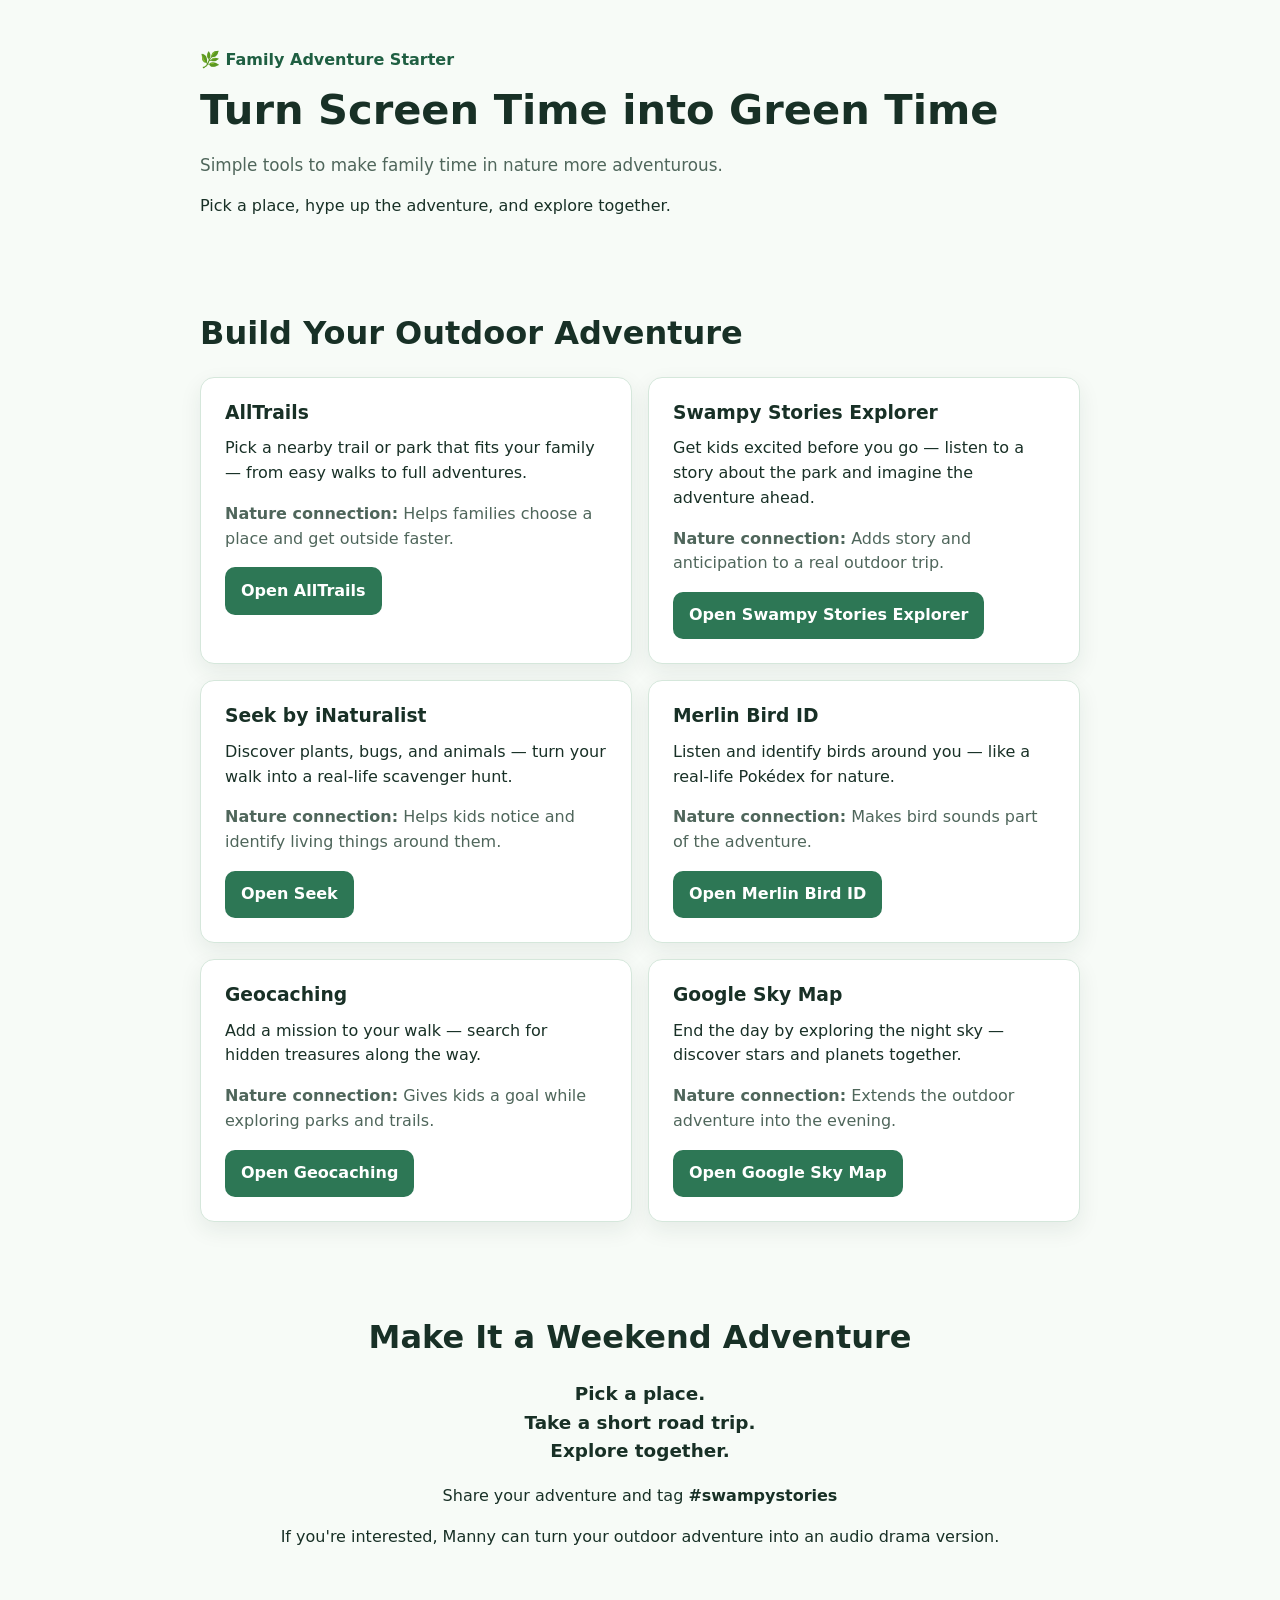
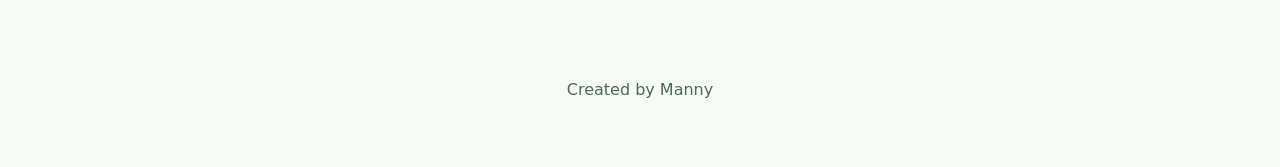
<file: greentime/index.html>
<!doctype html>
<html lang="en">
  <head>
    <meta charset="UTF-8" />
    <meta name="viewport" content="width=device-width, initial-scale=1.0" />
    <meta
      name="description"
      content="Simple tools to make family time in nature more adventurous."
    />
    <title>Turn Screen Time into Green Time</title>
    <link rel="stylesheet" href="styles.css" />
  </head>
  <body>
    <header class="hero">
      <div class="container">
        <!--
          QR CODE PLACEMENT (optional):
          Drop your QR image here later, for example:
          <img src="qr-greentime.png" alt="QR code for Green Time page" class="qr-code" />
        -->
        <p class="eyebrow">🌿 Family Adventure Starter</p>
        <h1>Turn Screen Time into Green Time</h1>
        <p class="subtitle">
          Simple tools to make family time in nature more adventurous.
        </p>
        <p class="intro">
          Pick a place, hype up the adventure, and explore together.
        </p>
      </div>
    </header>

    <main>
      <section class="apps" aria-labelledby="apps-heading">
        <div class="container">
          <h2 id="apps-heading">Build Your Outdoor Adventure</h2>

          <ul class="app-list">
            <li class="app-card">
              <h3>AllTrails</h3>
              <p>
                Pick a nearby trail or park that fits your family — from easy
                walks to full adventures.
              </p>
              <p class="nature-connection">
                <strong>Nature connection:</strong> Helps families choose a place
                and get outside faster.
              </p>
              <a
                class="button"
                href="https://www.alltrails.com/"
                target="_blank"
                rel="noopener noreferrer"
                >Open AllTrails</a
              >
            </li>

            <li class="app-card">
              <h3>Swampy Stories Explorer</h3>
              <p>
                Get kids excited before you go — listen to a story about the
                park and imagine the adventure ahead.
              </p>
              <p class="nature-connection">
                <strong>Nature connection:</strong> Adds story and anticipation to
                a real outdoor trip.
              </p>
              <a
                class="button"
                href="https://mannybuildstech.github.io/swampy-episode-explorer/"
                target="_blank"
                rel="noopener noreferrer"
                >Open Swampy Stories Explorer</a
              >
            </li>

            <li class="app-card">
              <h3>Seek by iNaturalist</h3>
              <p>
                Discover plants, bugs, and animals — turn your walk into a
                real-life scavenger hunt.
              </p>
              <p class="nature-connection">
                <strong>Nature connection:</strong> Helps kids notice and
                identify living things around them.
              </p>
              <a
                class="button"
                href="https://www.inaturalist.org/pages/seek_app"
                target="_blank"
                rel="noopener noreferrer"
                >Open Seek</a
              >
            </li>

            <li class="app-card">
              <h3>Merlin Bird ID</h3>
              <p>
                Listen and identify birds around you — like a real-life Pokédex
                for nature.
              </p>
              <p class="nature-connection">
                <strong>Nature connection:</strong> Makes bird sounds part of the
                adventure.
              </p>
              <a
                class="button"
                href="https://merlin.allaboutbirds.org/download/"
                target="_blank"
                rel="noopener noreferrer"
                >Open Merlin Bird ID</a
              >
            </li>

            <li class="app-card">
              <h3>Geocaching</h3>
              <p>
                Add a mission to your walk — search for hidden treasures along
                the way.
              </p>
              <p class="nature-connection">
                <strong>Nature connection:</strong> Gives kids a goal while
                exploring parks and trails.
              </p>
              <a
                class="button"
                href="https://www.geocaching.com/"
                target="_blank"
                rel="noopener noreferrer"
                >Open Geocaching</a
              >
            </li>

            <li class="app-card">
              <h3>Google Sky Map</h3>
              <p>
                End the day by exploring the night sky — discover stars and
                planets together.
              </p>
              <p class="nature-connection">
                <strong>Nature connection:</strong> Extends the outdoor
                adventure into the evening.
              </p>
              <a
                class="button"
                href="https://play.google.com/store/apps/details?id=com.google.android.stardroid"
                target="_blank"
                rel="noopener noreferrer"
                >Open Google Sky Map</a
              >
            </li>
          </ul>
        </div>
      </section>

      <section class="cta" aria-labelledby="cta-heading">
        <div class="container">
          <h2 id="cta-heading">Make It a Weekend Adventure</h2>
          <p class="cta-lines">Pick a place.<br />Take a short road trip.<br />Explore together.</p>
          <p>Share your adventure and tag <strong>#swampystories</strong></p>
          <p>
            If you're interested, Manny can turn your outdoor adventure into an
            audio drama version.
          </p>
        </div>
      </section>
    </main>

    <footer>
      <div class="container">
        <p>Created by Manny</p>
      </div>
    </footer>
  </body>
</html>
</file>
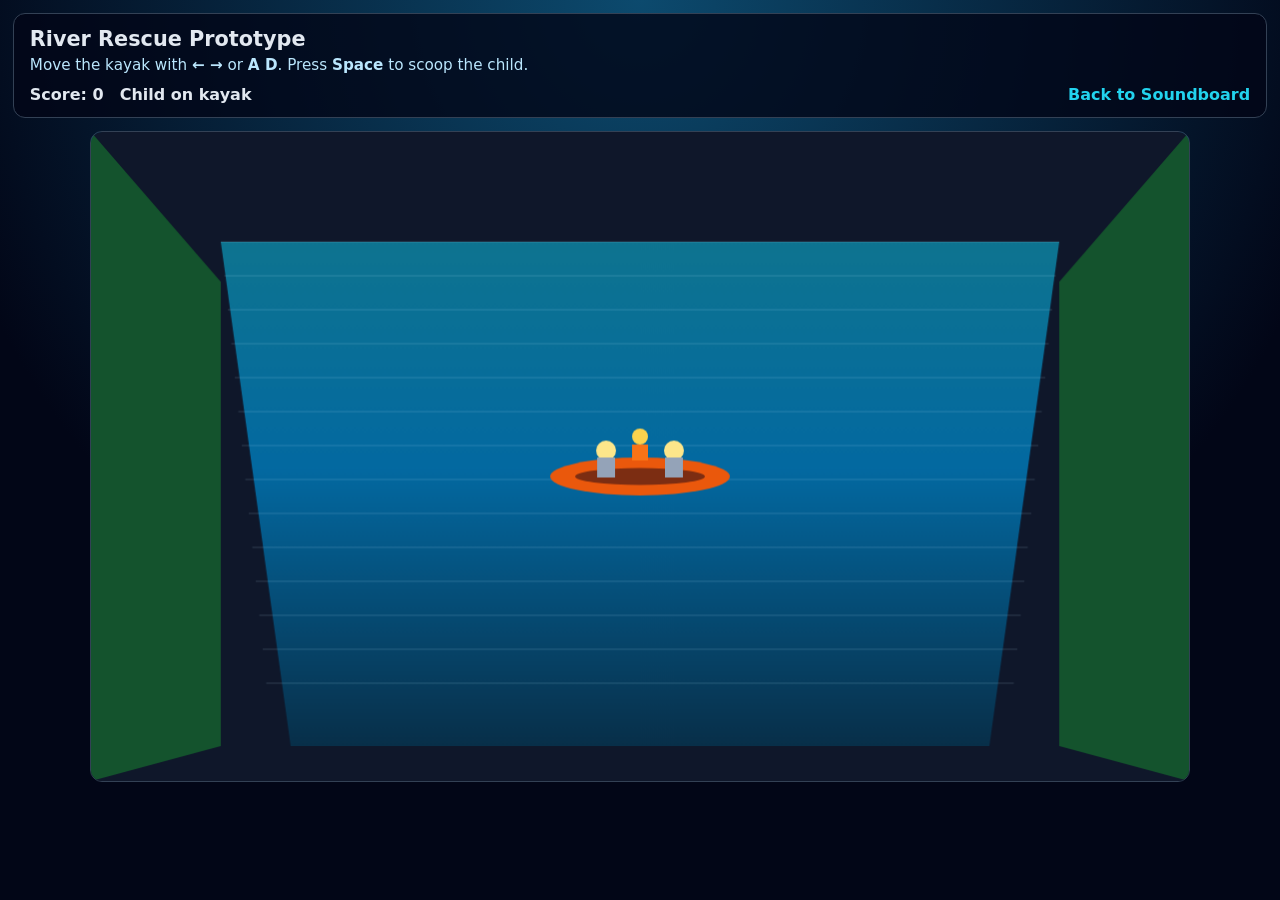
<file: game.html>
<!doctype html>
<html lang="en">
  <head>
    <meta charset="UTF-8" />
    <meta name="viewport" content="width=device-width, initial-scale=1.0" />
    <title>River Rescue Prototype</title>
    <link rel="stylesheet" href="game.css" />
  </head>
  <body>
    <main class="game-shell">
      <header class="game-header">
        <h1>River Rescue Prototype</h1>
        <p>Move the kayak with <strong>← →</strong> or <strong>A D</strong>. Press <strong>Space</strong> to scoop the child.</p>
        <div class="hud">
          <span id="score">Score: 0</span>
          <span id="state">Child on kayak</span>
          <a href="index.html">Back to Soundboard</a>
        </div>
      </header>
      <canvas id="gameCanvas" width="1100" height="650" aria-label="River rescue game canvas"></canvas>
    </main>
    <script src="game.js"></script>
  </body>
</html>
</file>
<file: greentime/styles.css>
:root {
  --bg: #f7fbf7;
  --surface: #ffffff;
  --text: #183026;
  --muted: #4f665b;
  --primary: #2d7755;
  --primary-dark: #1f5f42;
  --border: #d5e7db;

  --space-1: 0.5rem;
  --space-2: 0.75rem;
  --space-3: 1rem;
  --space-4: 1.5rem;
  --space-5: 2rem;
  --space-6: 3rem;

  --radius: 14px;
  --shadow: 0 8px 22px rgba(22, 52, 36, 0.08);
}

* {
  box-sizing: border-box;
}

body {
  margin: 0;
  font-family: Inter, system-ui, -apple-system, Segoe UI, Roboto, sans-serif;
  line-height: 1.55;
  color: var(--text);
  background: var(--bg);
}

.container {
  width: min(100% - 2rem, 880px);
  margin-inline: auto;
}

.hero,
.apps,
.cta,
footer {
  padding-block: var(--space-5);
}

.eyebrow {
  margin: 0 0 var(--space-2);
  color: var(--primary-dark);
  font-weight: 600;
}

h1,
h2,
h3 {
  line-height: 1.2;
  margin-top: 0;
}

h1 {
  font-size: clamp(1.8rem, 6vw, 2.6rem);
  margin-bottom: var(--space-2);
}

.subtitle {
  font-size: 1.05rem;
  color: var(--muted);
  margin-bottom: var(--space-2);
}

.intro {
  margin-bottom: 0;
}

h2 {
  font-size: clamp(1.35rem, 4.5vw, 2rem);
  margin-bottom: var(--space-4);
}

.app-list {
  margin: 0;
  padding: 0;
  list-style: none;
  display: grid;
  gap: var(--space-3);
}

.app-card {
  background: var(--surface);
  border: 1px solid var(--border);
  border-radius: var(--radius);
  padding: var(--space-4);
  box-shadow: var(--shadow);
}

.app-card h3 {
  margin-bottom: var(--space-2);
}

.app-card p {
  margin: 0 0 var(--space-3);
}

.nature-connection {
  color: var(--muted);
}

.button {
  display: inline-block;
  text-decoration: none;
  font-weight: 600;
  color: #fff;
  background: var(--primary);
  padding: 0.7rem 1rem;
  border-radius: 10px;
}

.button:hover,
.button:focus-visible {
  background: var(--primary-dark);
}

.cta {
  text-align: center;
}

.cta-lines {
  font-size: 1.15rem;
  font-weight: 600;
}

footer {
  text-align: center;
  color: var(--muted);
  padding-top: 0;
}

@media (min-width: 720px) {
  .hero,
  .apps,
  .cta,
  footer {
    padding-block: var(--space-6);
  }

  .app-list {
    grid-template-columns: 1fr 1fr;
  }
}


@media (max-width: 640px) {
  .hero,
  .apps,
  .cta,
  footer {
    padding-block: var(--space-4);
  }

  .container {
    width: min(100% - 1.25rem, 880px);
  }

  .app-card {
    padding: var(--space-3);
  }

  .button {
    display: block;
    width: 100%;
    text-align: center;
  }

  .cta-lines {
    font-size: 1.05rem;
  }
}
</file>
<file: game.css>
:root {
  color-scheme: dark;
  font-family: Inter, system-ui, -apple-system, Segoe UI, Roboto, sans-serif;
}

* {
  box-sizing: border-box;
}

body {
  margin: 0;
  background: radial-gradient(circle at top, #0c4a6e, #020617 65%);
  color: #e2e8f0;
}

.game-shell {
  min-height: 100dvh;
  display: grid;
  grid-template-rows: auto 1fr;
  gap: 0.8rem;
  padding: 0.8rem;
}

.game-header {
  background: rgba(2, 6, 23, 0.8);
  border: 1px solid #334155;
  border-radius: 0.75rem;
  padding: 0.8rem 1rem;
}

.game-header h1 {
  margin: 0;
  font-size: 1.3rem;
}

.game-header p {
  margin: 0.35rem 0 0;
  color: #bae6fd;
  font-size: 0.95rem;
}

.hud {
  margin-top: 0.7rem;
  display: flex;
  flex-wrap: wrap;
  gap: 1rem;
  align-items: center;
  font-weight: 700;
}

.hud a {
  margin-left: auto;
  text-decoration: none;
  color: #22d3ee;
}

#gameCanvas {
  width: 100%;
  max-width: 1100px;
  margin: 0 auto;
  border-radius: 0.75rem;
  border: 1px solid #334155;
  background: linear-gradient(#075985, #082f49 55%, #04121f);
}

@media (max-width: 800px) {
  #gameCanvas {
    height: auto;
  }

  .hud a {
    margin-left: 0;
  }
}
</file>
